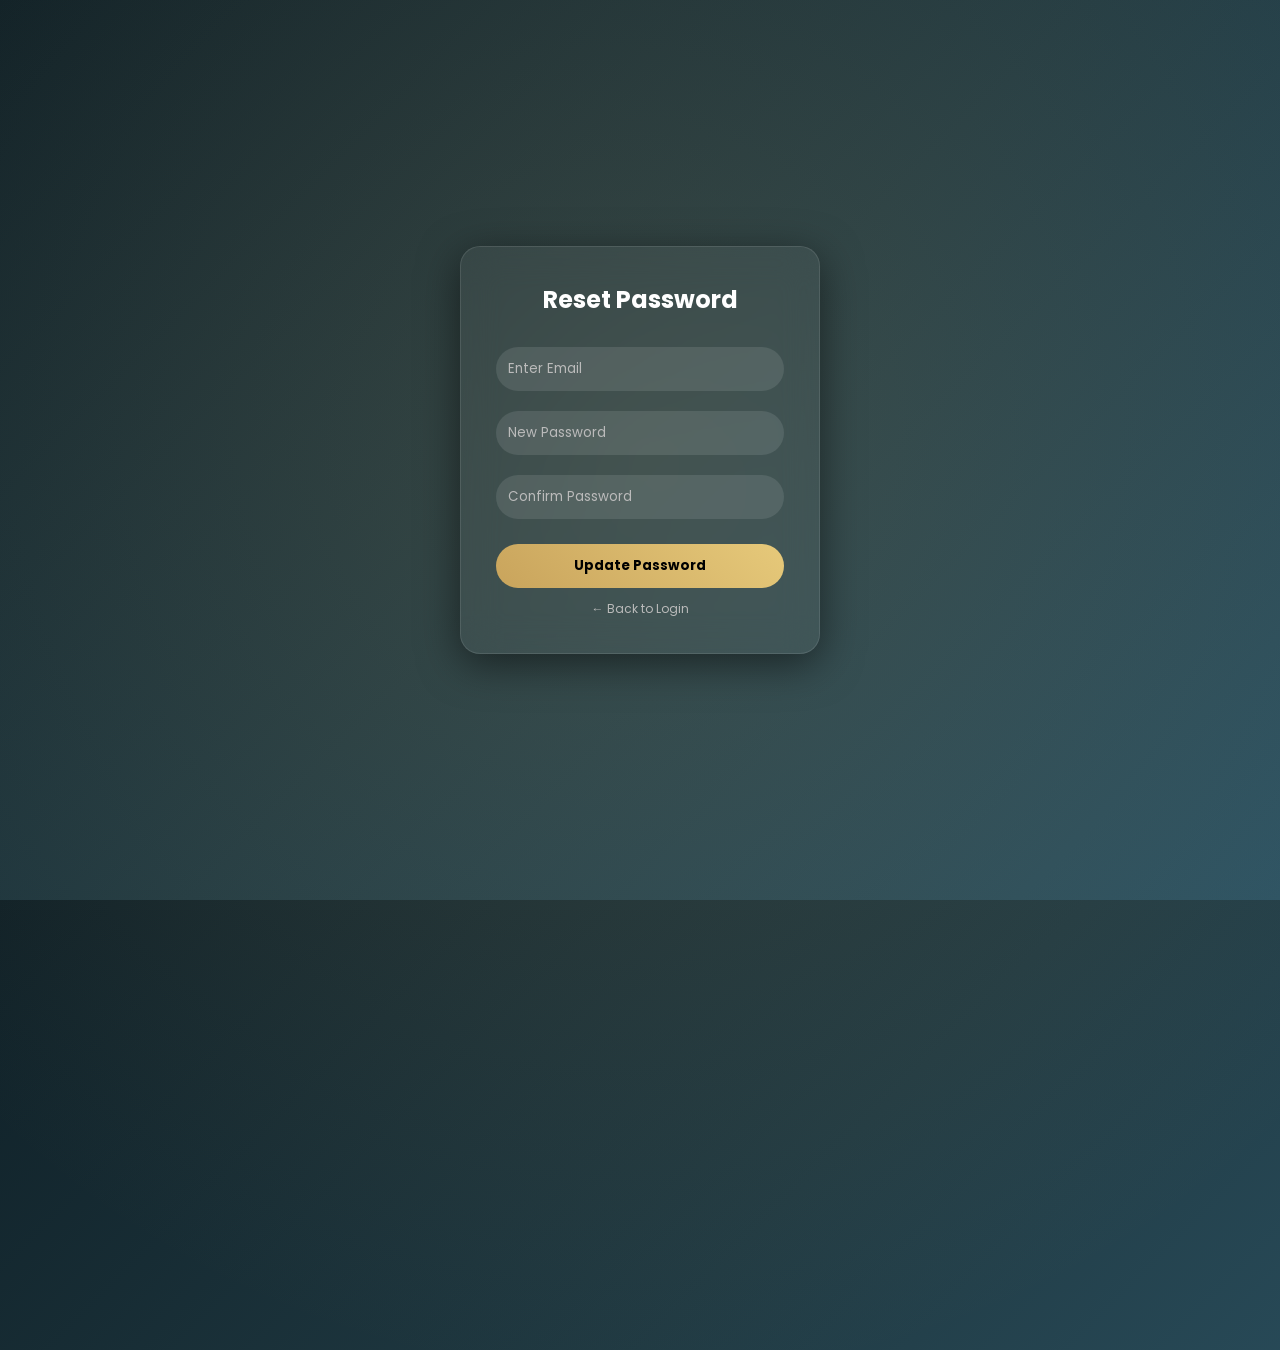
<file: forgotpassword.html>
<!DOCTYPE html>
<html lang="en">
<head>
  <meta charset="UTF-8">
  <title>Reset Password</title>

  <!-- Font -->
  <link href="https://fonts.googleapis.com/css2?family=Poppins&display=swap" rel="stylesheet">

  <style>
    * {
      margin: 0;
      padding: 0;
      box-sizing: border-box;
      font-family: 'Poppins', sans-serif;
    }

    body {
      height: 100vh;
      background: linear-gradient(135deg, #0f2027, #203a43, #2c5364);
      display: flex;
      justify-content: center;
      align-items: center;
      overflow: hidden;
    }

    /* animated glow */
    body::before {
      content: "";
      position: absolute;
      width: 200%;
      height: 200%;
      background: radial-gradient(circle, rgba(201,164,92,0.15), transparent 60%);
      animation: moveBg 8s infinite linear;
    }

    @keyframes moveBg {
      0% { transform: translate(-25%, -25%); }
      50% { transform: translate(-10%, -10%); }
      100% { transform: translate(-25%, -25%); }
    }

    .box {
      position: relative;
      z-index: 2;
      width: 360px;
      padding: 35px;
      border-radius: 20px;
      background: rgba(255,255,255,0.05);
      backdrop-filter: blur(18px);
      border: 1px solid rgba(255,255,255,0.1);
      text-align: center;
      color: #fff;
      box-shadow: 0 10px 40px rgba(0,0,0,0.5);

      opacity: 0;
      transform: translateY(40px);
      animation: fadeIn 1.2s ease forwards;
    }

    @keyframes fadeIn {
      to {
        opacity: 1;
        transform: translateY(0);
      }
    }

    h2 {
      margin-bottom: 20px;
    }

    input {
      width: 100%;
      padding: 12px;
      margin: 10px 0;
      border-radius: 25px;
      border: none;
      outline: none;
      background: rgba(255,255,255,0.1);
      color: white;
      transition: 0.3s;
    }

    input::placeholder {
      color: #bbb;
    }

    input:focus {
      box-shadow: 0 0 12px #c9a45c;
      transform: scale(1.03);
    }

    button {
      width: 100%;
      padding: 12px;
      margin-top: 15px;
      border-radius: 25px;
      border: none;
      background: linear-gradient(45deg, #c9a45c, #e6c97a);
      color: #000;
      font-weight: bold;
      cursor: pointer;
      transition: 0.3s;
    }

    button:hover {
      transform: scale(1.05);
      box-shadow: 0 0 15px #c9a45c;
    }

    #msg {
      margin-top: 10px;
      font-size: 12px;
      color: #ff6b6b;
      display: none;
    }

    .back {
      margin-top: 12px;
      font-size: 12px;
      color: #bbb;
      cursor: pointer;
    }

    .back:hover {
      color: #fff;
      text-decoration: underline;
    }
  </style>
</head>

<body>

<div class="box">
  <h2>Reset Password</h2>

  <input type="email" id="email" placeholder="Enter Email">
  <input type="password" id="newPass" placeholder="New Password">
  <input type="password" id="confirmPass" placeholder="Confirm Password">

  <button onclick="resetPassword()">Update Password</button>

  <p id="msg"></p>

  <!-- Back link -->
  <p class="back" onclick="goBack()">← Back to Login</p>
</div>

<script>
function resetPassword() {

  let email = document.getElementById("email").value.trim();
  let pass = document.getElementById("newPass").value.trim();
  let confirm = document.getElementById("confirmPass").value.trim();
  let msg = document.getElementById("msg");

  // Empty fields
  if (email === "" || pass === "" || confirm === "") {
    msg.innerText = "All fields are required";
    msg.style.display = "block";
    return;
  }

  // FIRST check password match
  if (pass !== confirm) {
    msg.innerText = "Passwords do not match";
    msg.style.display = "block";
    return;
  }

  // Minimum length
  if (pass.length < 6) {
    msg.innerText =
      "Password must be at least 6 characters long";
    msg.style.display = "block";
    return;
  }

  // Uppercase check
  let upperCasePattern = /[A-Z]/;

  if (!upperCasePattern.test(pass)) {
    msg.innerText =
      "Password must contain at least one uppercase letter";
    msg.style.display = "block";
    return;
  }

  // Lowercase check
  let lowerCasePattern = /[a-z]/;

  if (!lowerCasePattern.test(pass)) {
    msg.innerText =
      "Password must contain at least one lowercase letter";
    msg.style.display = "block";
    return;
  }

  // Special character check
  let specialCharPattern = /[!@#$%^&*(),.?":{}|<>]/;

  if (!specialCharPattern.test(pass)) {
    msg.innerText =
      "Password must contain at least one special character";
    msg.style.display = "block";
    return;
  }

  // Success
  msg.style.color = "#4CAF50";
  msg.innerText = "Password Updated Successfully!";
  msg.style.display = "block";

  setTimeout(() => {
    window.location.href = "project8(2.0).html";
  }, 2000);
}


function goBack() {
  window.location.href = "project8(2.0).html";
}

</script>

</body>
</html>
</file>
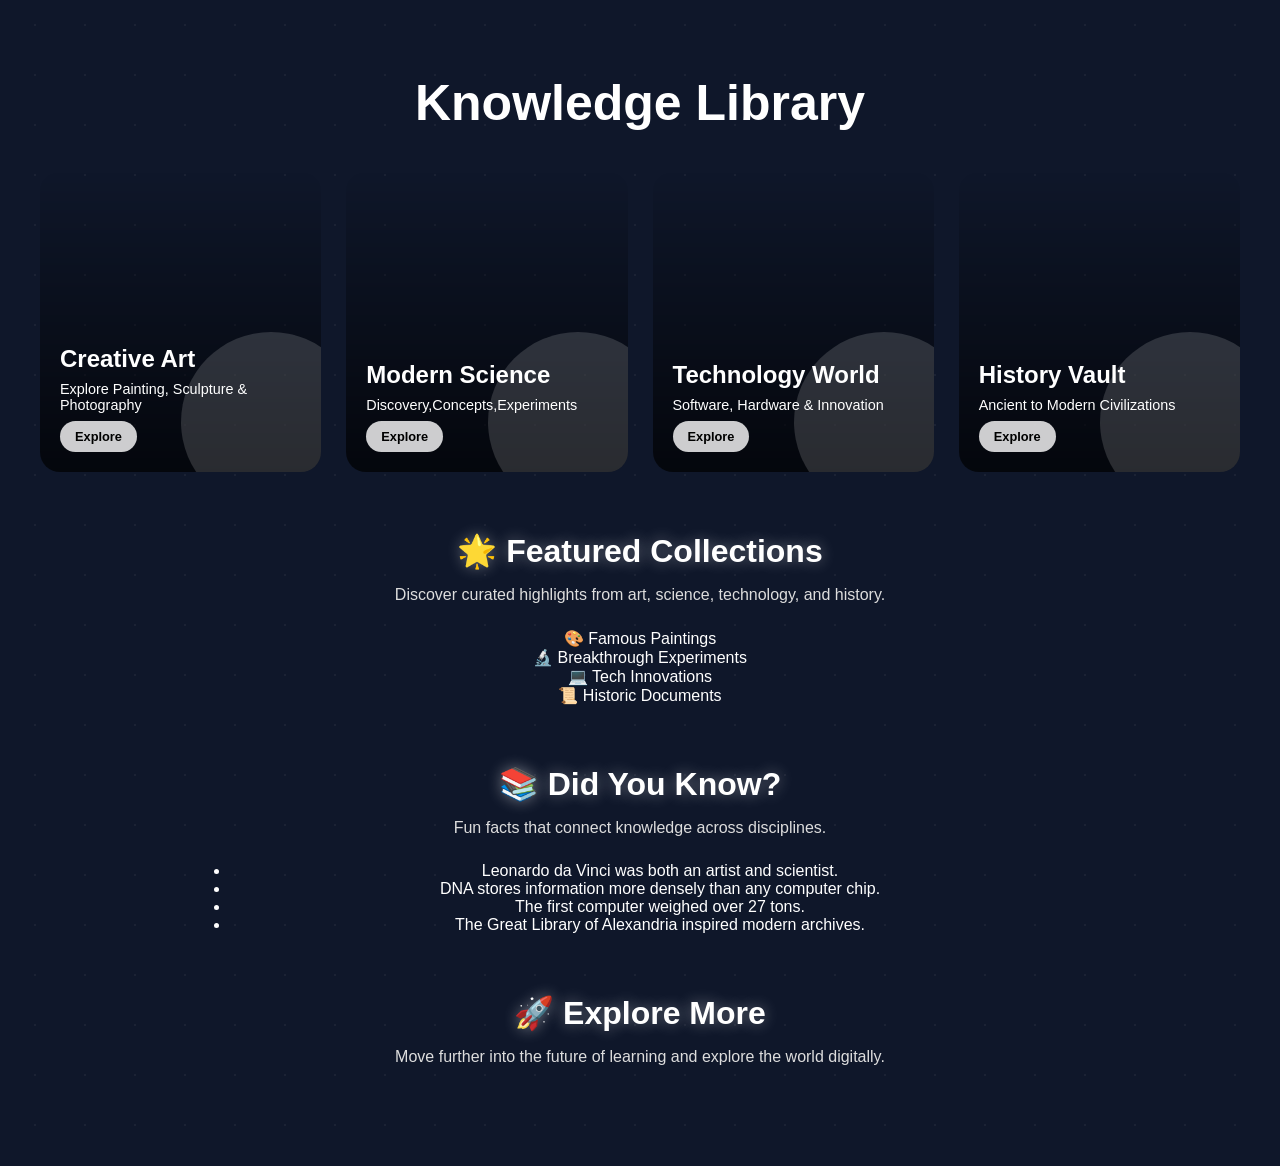
<file: project2(2.0).html>
<!DOCTYPE html>
<html lang="en">
<head>
  <meta charset="UTF-8">
  <meta name="viewport" content="width=device-width, initial-scale=1.0">
  <title>Knowledge Library</title>
  <link rel="stylesheet" href="project2(2.0).css">
</head>
<body>

<h1 class="title"> Knowledge Library</h1>

<div class="container">

  <div class="card art">
    <div class="content">
      <h2>Creative Art</h2>
      <p>Explore Painting, Sculpture & Photography</p>
      <a href="project4(2.0).html">Explore</a>
    </div>
  </div>

  <div class="card science">
    <div class="content">
      <h2>Modern Science</h2>
      <p>Discovery,Concepts,Experiments</p>
      <a href="project5(2.0).html">Explore</a>
    </div>
  </div>

  <div class="card technology">
    <div class="content">
      <h2>Technology World</h2>
      <p>Software, Hardware & Innovation</p>
      <a href="project6(2.0).html">Explore</a>
    </div>
  </div>

  <div class="card history">
    <div class="content">
      <h2>History Vault</h2>
      <p>Ancient to Modern Civilizations</p>
      <a href="project7(2.0).html">Explore</a>
    </div>
  </div>

</div>

<!-- ===== EXTRA CONTENT SECTION ===== -->
<section class="extra-section">
  <h2>🌟 Featured Collections</h2>
  <p>Discover curated highlights from art, science, technology, and history.</p>
  <div class="extra-grid">
    <div class="extra-card">🎨 Famous Paintings</div>
    <div class="extra-card">🔬 Breakthrough Experiments</div>
    <div class="extra-card">💻 Tech Innovations</div>
    <div class="extra-card">📜 Historic Documents</div>
  </div>
</section>

<section class="extra-section">
  <h2>📚 Did You Know?</h2>
  <p>Fun facts that connect knowledge across disciplines.</p>
  <ul class="fact-list">
    <li>Leonardo da Vinci was both an artist and scientist.</li>
    <li>DNA stores information more densely than any computer chip.</li>
    <li>The first computer weighed over 27 tons.</li>
    <li>The Great Library of Alexandria inspired modern archives.</li>
  </ul>
</section>

<section class="extra-section">
  <h2>🚀 Explore More</h2>
  <p>Move further into the future of learning and explore the world digitally.</p>
</section>

<script>
document.querySelectorAll(".card").forEach(card => {
  card.addEventListener("mousemove", e => {
    let x = e.offsetX;
    let y = e.offsetY;
    let centerX = card.offsetWidth / 2;
    let centerY = card.offsetHeight / 2;

    let rotateX = -(y - centerY) / 10;
    let rotateY = (x - centerX) / 10;

    card.style.transform = `rotateX(${rotateX}deg) rotateY(${rotateY}deg) scale(1.05)`;
  });

  card.addEventListener("mouseleave", () => {
    card.style.transform = "rotateX(0) rotateY(0) scale(1)";
  });
});
</script>
</body>
</html>
</file>
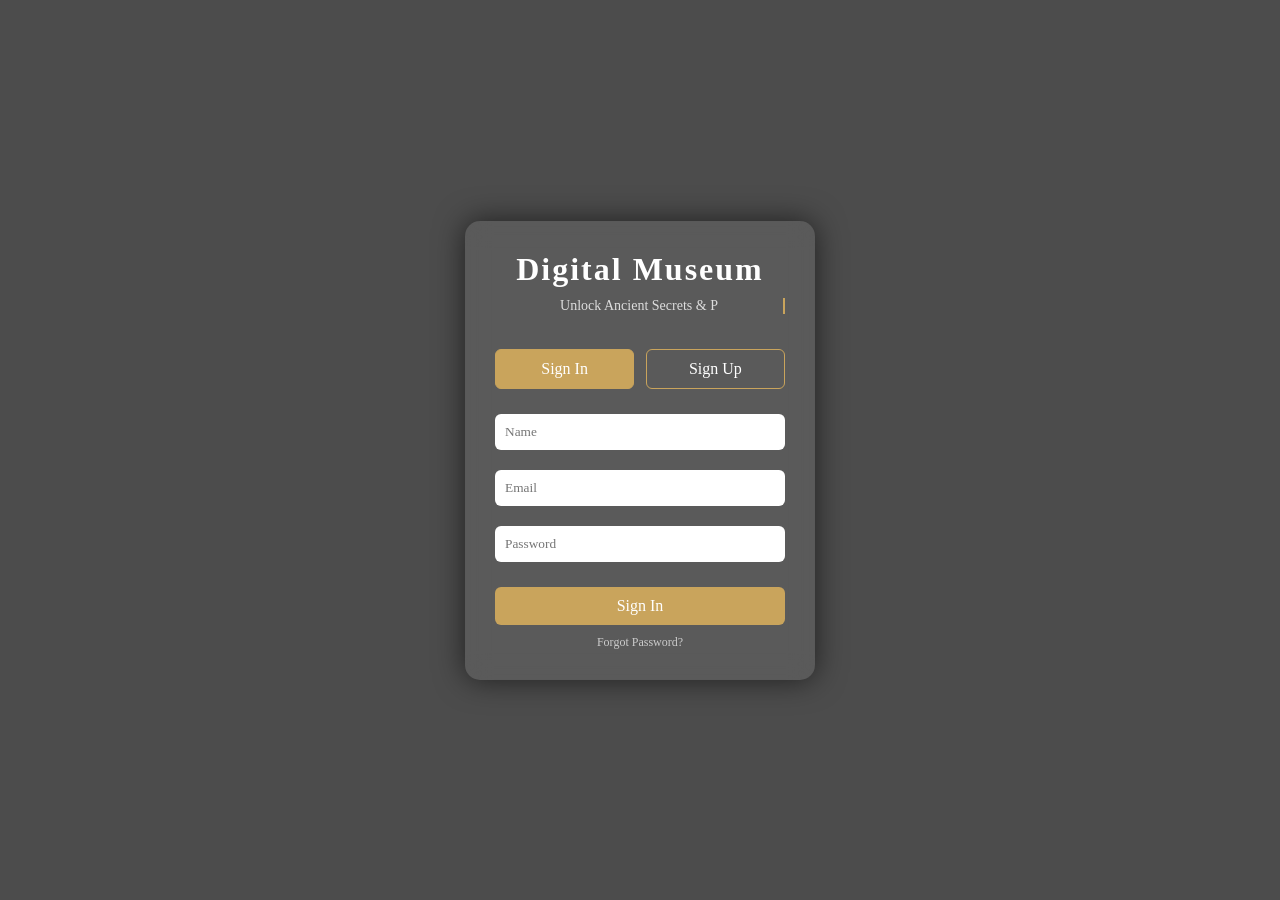
<file: project8(2.0).html>
<!DOCTYPE html>
<html lang="en">
<head>
  <meta charset="UTF-8">
  <title>Digital Museum Entry</title>
  <link rel="stylesheet" href="project8(2.0).css">
</head>
<body>

<div class="container" id="box">
  <h1>Digital Museum</h1>
  <p id="tagline"></p>

  <!-- TOGGLE -->
  <div class="toggle">
    <button id="signInTab" class="active">Sign In</button>
    <button id="signUpTab">Sign Up</button>
  </div>

  <input type="text" id="username" placeholder="Name">
  <input type="email" id="email" placeholder="Email">
  <input type="password" id="password" placeholder="Password">

  <!-- CONFIRM PASSWORD -->
  <input type="password" id="confirmPassword" placeholder="Confirm Password" style="display:none;">

  <button id="loginBtn">Sign In</button>

  <!-- FORGOT PASSWORD -->
  <p class="forgot" onclick="goToForgot()">Forgot Password?</p>

  <p id="error">Please fill all fields correctly</p>
</div>

<script>
// Typing effect
const text = "Unlock Ancient Secrets & Premium Exhibits...";
let i = 0;
function typeEffect() {
  if (i < text.length) {
    document.getElementById("tagline").innerHTML += text.charAt(i);
    i++;
    setTimeout(typeEffect, 40);
  }
}
typeEffect();

let isSignUp = false;

// Toggle logic
document.getElementById("signUpTab").onclick = function () {
  isSignUp = true;
  this.classList.add("active");
  document.getElementById("signInTab").classList.remove("active");

  document.getElementById("confirmPassword").style.display = "block";
  document.getElementById("loginBtn").innerText = "Sign Up";
};

document.getElementById("signInTab").onclick = function () {
  isSignUp = false;
  this.classList.add("active");
  document.getElementById("signUpTab").classList.remove("active");

  document.getElementById("confirmPassword").style.display = "none";
  document.getElementById("loginBtn").innerText = "Sign In";
};

// Validation
document.getElementById("loginBtn").addEventListener("click", function () {

  let user = document.getElementById("username").value.trim();
  let email = document.getElementById("email").value.trim();
  let pass = document.getElementById("password").value.trim();
  let confirmPass = document.getElementById("confirmPassword").value.trim();

  let error = document.getElementById("error");

  // Empty fields check
  if (user === "" || email === "" || pass === "") {
    error.innerText = "All fields are required";
    error.style.display = "block";
    return;
  }

  // PASSWORD VALIDATION FOR BOTH SIGN IN & SIGN UP

  // Minimum 6 characters
  if (pass.length < 6) {
    error.innerText =
      "Password must be at least 6 characters long";
    error.style.display = "block";
    return;
  }

  // One uppercase letter
  let upperCasePattern = /[A-Z]/;

  if (!upperCasePattern.test(pass)) {
    error.innerText =
      "Password must contain at least one uppercase letter";
    error.style.display = "block";
    return;
  }

  // One lowercase letter
  let lowerCasePattern = /[a-z]/;

  if (!lowerCasePattern.test(pass)) {
    error.innerText =
      "Password must contain at least one lowercase letter";
    error.style.display = "block";
    return;
  }

  // One special character
  let specialCharPattern = /[!@#$%^&*(),.?":{}|<>]/;

  if (!specialCharPattern.test(pass)) {
    error.innerText =
      "Password must contain at least one special character";
    error.style.display = "block";
    return;
  }

  // Sign Up confirm password check
  if (isSignUp && pass !== confirmPass) {
    error.innerText = "Passwords do not match";
    error.style.display = "block";
    return;
  }

  // Hide error
  error.style.display = "none";

  // Animation and redirect
  document.getElementById("box").classList.add("fade-out");

  setTimeout(() => {
    window.location.href = "project9(2.0).html";
  }, 1000);

});


// Forgot password
function goToForgot() {
  window.location.href = "forgotpassword.html";
}
</script>

</body>
</html>
</file>
<file: project2(2.0).css>
body {
  font-family: 'Segoe UI', sans-serif;
  background: #0F172A;
  margin: 0;
  padding: 40px;
}

.title {
  text-align: center;
  color: white;
  margin-bottom: 40px;
  font-size: 50px;
  animation: fadeSlide 1.5s ease;
}

.container {
  display: grid;
  grid-template-columns: repeat(auto-fit, minmax(260px, 1fr));
  gap: 25px;
}

/* Card Design */
.card {
  position: relative;
  height: 260px;
  border-radius: 20px;
  overflow: hidden;
  color: white;
  display: flex;
  align-items: flex-end;
  padding: 20px;
  background-size: cover;
  background-position: center;
  transition: transform 0.4s ease;
  opacity: 0;
  transform: translateY(50px);
  animation: cardReveal 1s ease forwards;
}

.card:hover {
  transform: scale(1.05) rotateX(5deg) rotateY(5deg);
  box-shadow: 0 0 25px rgba(255,255,255,0.3);
}

/* Overlay */
.card::before {
  content: "";
  position: absolute;
  inset: 0;
  background: linear-gradient(to top, rgba(0,0,0,0.7), transparent);
}

/* Content */
.content {
  position: relative;
  z-index: 2;
}

.content h2 {
  margin: 0;
  font-size: 1.5em;
}

.content p {
  font-size: 0.9em;
  margin: 8px 0;
}

/* Button */
.content a {
  display: inline-block;
  padding: 8px 15px;
  background: #ffffffcc;
  color: black;
  border-radius: 20px;
  text-decoration: none;
  font-weight: bold;
  font-size: 0.8em;
  transition: all 0.3s ease;
}

.content a:hover {
  background: white;
  transform: scale(1.1);
  box-shadow: 0 0 10px white;
}

/* Background Images */
.art {
  background-image: url('https://images.unsplash.com/photo-1513364776144-60967b0f800f?q=80&w=1000&auto=format&fit=crop');
}

.science {
  background-image: url('https://images.unsplash.com/photo-1532094349884-543bc11b234d?q=80&w=1000&auto=format&fit=crop');
}

.technology {
  background-image: url('https://images.unsplash.com/photo-1518770660439-4636190af475?q=80&w=1000&auto=format&fit=crop');
}

.history {
  background-image: url('https://images.unsplash.com/photo-1461360228754-6e81c478b882?q=80&w=1000&auto=format&fit=crop');
}

/* Decorative Blob Shapes */
.card::after {
  content: "";
  position: absolute;
  width: 180px;
  height: 180px;
  border-radius: 50%;
  bottom: -40px;
  right: -40px;
  background: rgba(255,255,255,0.15);
}

/* ===== TITLE ANIMATION ===== */
@keyframes fadeSlide {
  from {
    opacity: 0;
    transform: translateY(-40px);
  }
  to {
    opacity: 1;
    transform: translateY(0);
  }
}

/* ===== CARD ENTRY ANIMATION ===== */
@keyframes cardReveal {
  to {
    opacity: 1;
    transform: translateY(0);
  }
}

/* Delay each card */
.card:nth-child(1) { animation-delay: 0.2s; }
.card:nth-child(2) { animation-delay: 0.4s; }
.card:nth-child(3) { animation-delay: 0.6s; }
.card:nth-child(4) { animation-delay: 0.8s; }

/* ===== FLOATING BACKGROUND ANIMATION ===== */
body::before {
  content: "";
  position: fixed;
  width: 200%;
  height: 200%;
  top: -50%;
  left: -50%;
  background: radial-gradient(circle, rgba(255,255,255,0.05) 1px, transparent 1px);
  background-size: 50px 50px;
  animation: moveBg 20s linear infinite;
  z-index: 0;
}

@keyframes moveBg {
  from { transform: translate(0, 0); }
  to { transform: translate(50px, 50px); }
}

/* keep content above background */
.container, .title, .extra-section {
  position: relative;
  z-index: 1;
}

/* ===== EXTRA SECTIONS ===== */
.extra-section {
  margin: 60px auto;
  max-width: 900px;
  text-align: center;
  color: white;
}

.extra-section h2 {
  font-size: 2em;
  margin-bottom: 15px;
  text-shadow: 0 0 15px rgba(255,255,255,0.4);
}

.extra-section p {
  font-size: 1em;
  margin-bottom: 25px;
  color: #ddd;
}
</file>
<file: project8(2.0).css>
* {
  margin: 0;
  padding: 0;
  box-sizing: border-box;
  font-family: 'Georgia', serif;
}

body {
  height: 100vh;
  background: url(https://i.pinimg.com/736x/6e/d3/74/6ed374471806a8c802d1012bc06ab766.jpg) no-repeat center/cover;
  display: flex;
  justify-content: center;
  align-items: center;
  overflow: hidden;
}

/* Dark overlay */
body::before {
  content: "";
  position: absolute;
  width: 100%;
  height: 100%;
  background: rgba(0,0,0,0.7);
}

/* Main container */
.container {
  position: relative;
  z-index: 2;
  width: 350px;
  padding: 30px;
  background: rgba(255,255,255,0.08);
  backdrop-filter: blur(12px);
  border-radius: 15px;
  text-align: center;
  color: #fff;
  box-shadow: 0 0 30px rgba(0,0,0,0.6);

  opacity: 0;
  transform: translateY(50px);
  animation: fadeIn 1.5s ease forwards;
}

/* Animation */
@keyframes fadeIn {
  to {
    opacity: 1;
    transform: translateY(0);
  }
}

h1 {
  margin-bottom: 10px;
  letter-spacing: 2px;
}

/* Typing text */
#tagline {
  font-size: 14px;
  margin-bottom: 20px;
  color: #ddd;
  border-right: 2px solid #c9a45c;
  white-space: nowrap;
  overflow: hidden;
}

/* Inputs */
input {
  width: 100%;
  padding: 10px;
  margin: 10px 0;
  border: none;
  border-radius: 6px;
  outline: none;
  transition: 0.3s;
}

input:focus {
  transform: scale(1.05);
  box-shadow: 0 0 10px #c9a45c;
}

/* Button */
button {
  width: 100%;
  padding: 10px;
  margin-top: 15px;
  border: none;
  border-radius: 6px;
  background: #c9a45c;
  color: white;
  font-size: 16px;
  cursor: pointer;
  transition: 0.3s;
}

button:hover {
  background: #a8843f;
  transform: scale(1.05);
}

/* Error */
#error {
  color: #ff6b6b;
  font-size: 12px;
  margin-top: 10px;
  display: none;
}

/* Fade out animation */
.fade-out {
  animation: fadeOut 1s forwards;
}

@keyframes fadeOut {
  to {
    opacity: 0;
    transform: scale(1.2);
  }
}

/* ===== ADDED PART (DO NOT REMOVE) ===== */

/* Toggle buttons */
.toggle {
  display: flex;
  justify-content: space-between;
  margin-bottom: 15px;
}

.toggle button {
  width: 48%;
  background: transparent;
  border: 1px solid #c9a45c;
  color: white;
}

.toggle .active {
  background: #c9a45c;
}

/* Forgot password */
.forgot {
  margin-top: 10px;
  font-size: 12px;
  color: #ccc;
  cursor: pointer;
}

.forgot:hover {
  text-decoration: underline;
}
</file>
